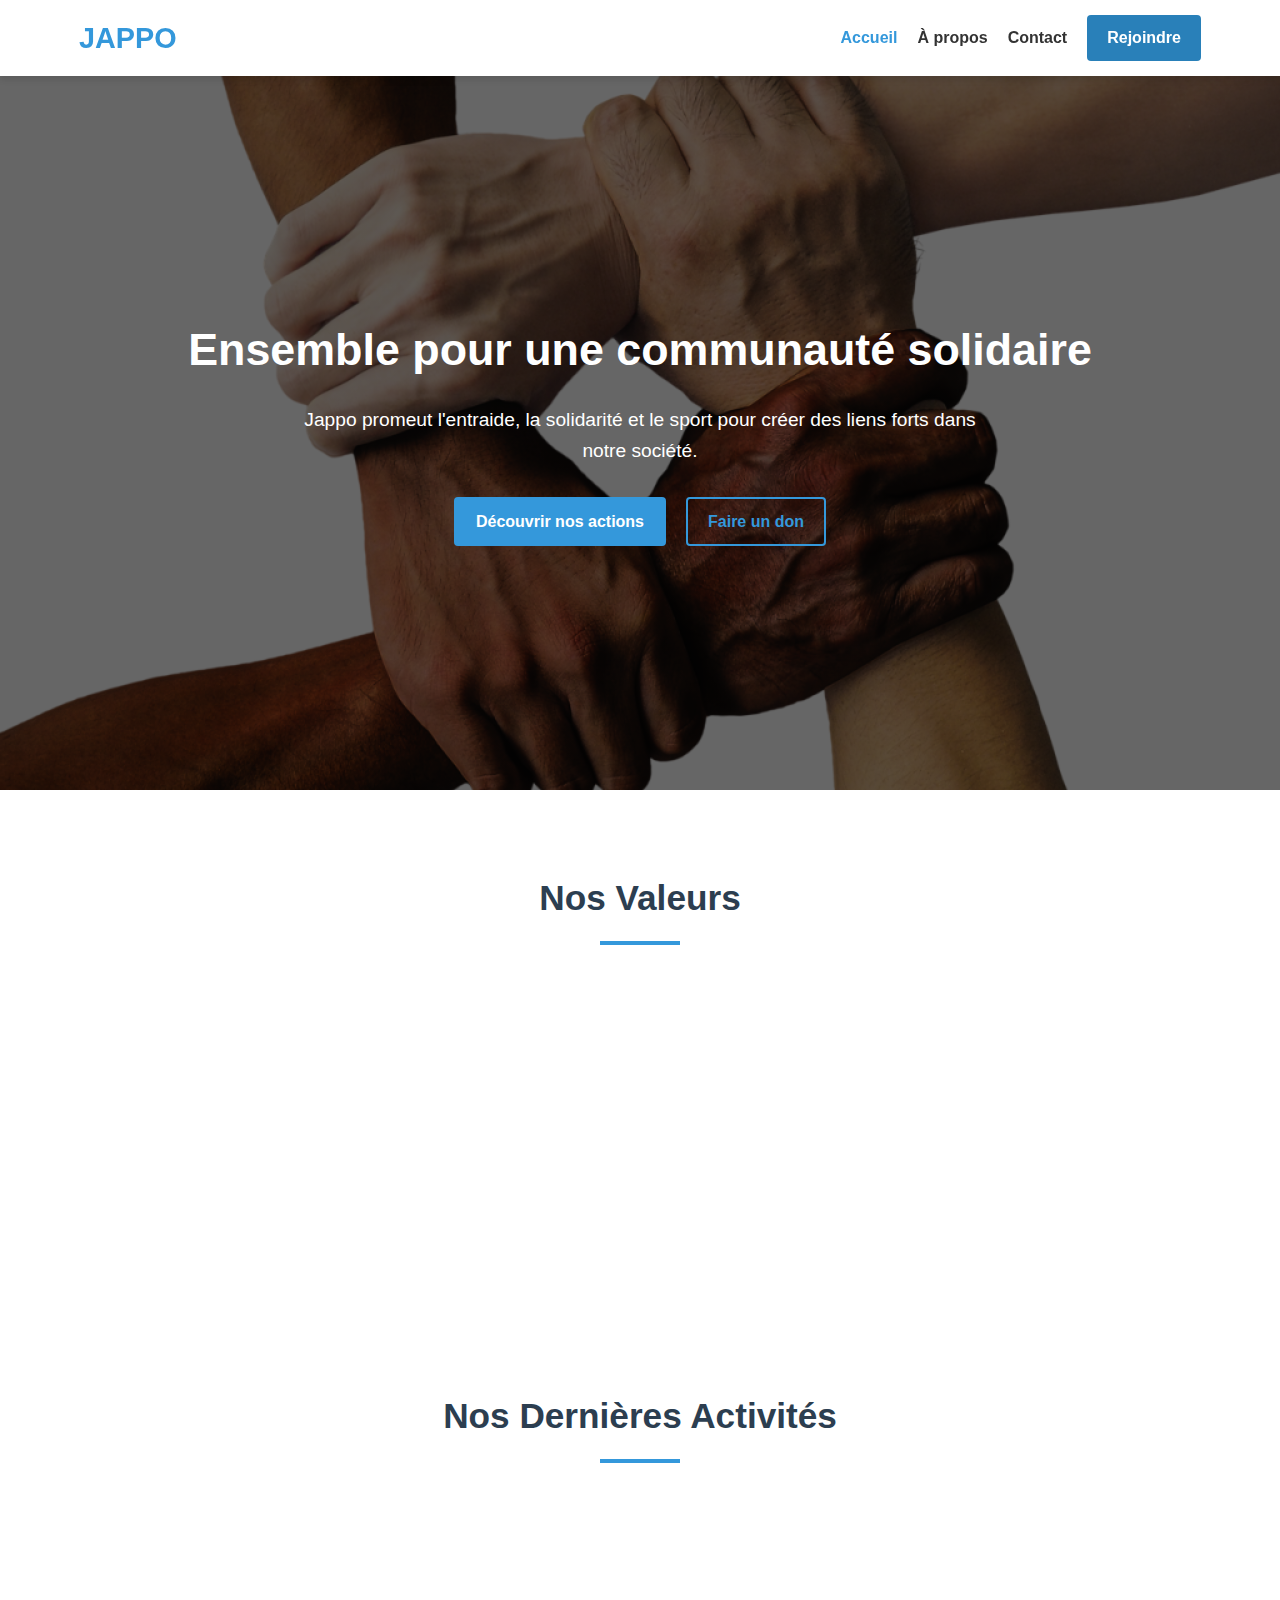
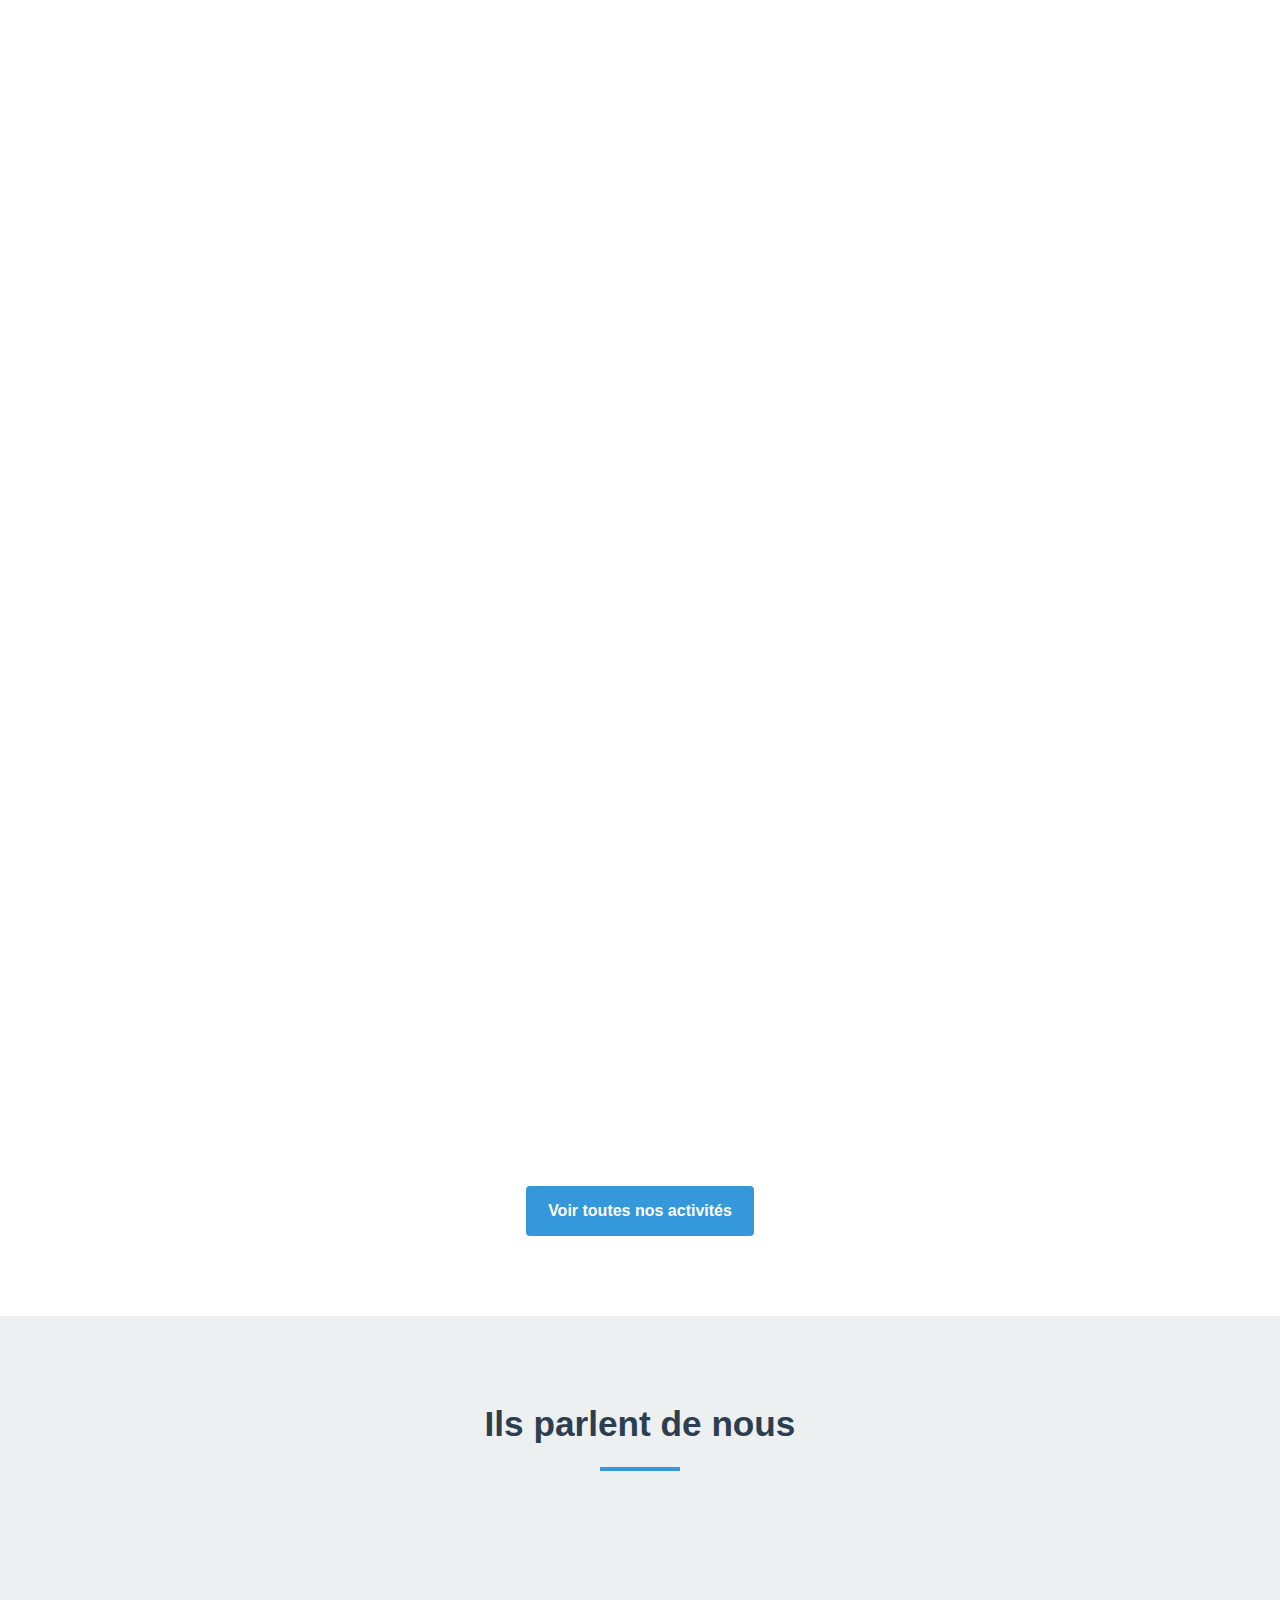
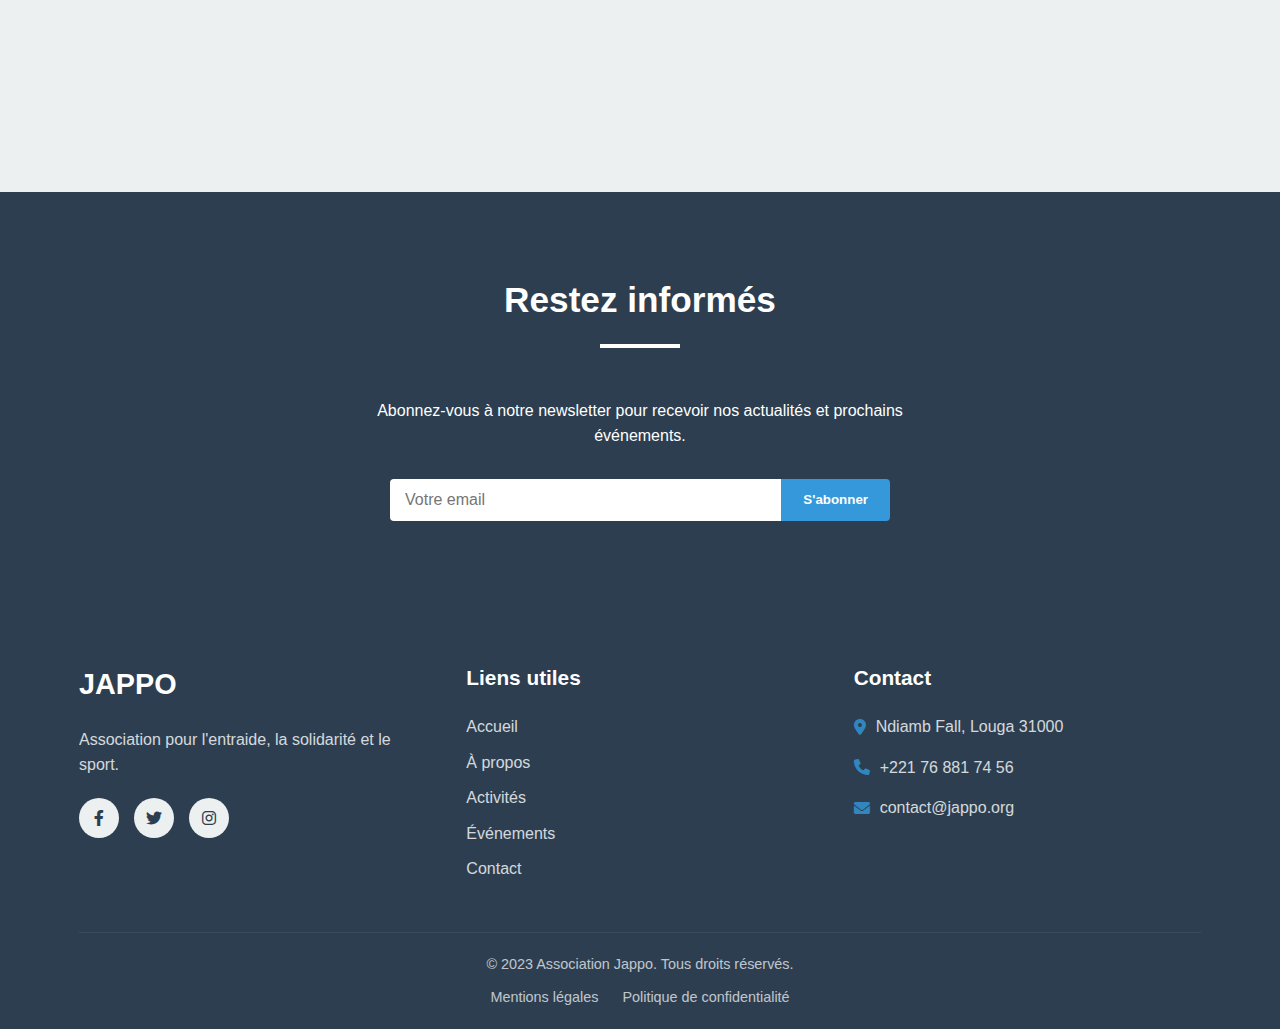
<file: index.html>
<!DOCTYPE html>
<html lang="fr">
<head>
    <meta charset="UTF-8">
    <meta name="viewport" content="width=device-width, initial-scale=1.0">
    <title>Jappo - Entraide, Solidarité et Sport</title>
    <link rel="stylesheet" href="css/style.css">
    <link rel="stylesheet" href="https://cdnjs.cloudflare.com/ajax/libs/font-awesome/6.0.0-beta3/css/all.min.css">
</head>
<body>
    <!-- Barre de navigation -->
    <nav class="navbar">
        <div class="container">
            <a href="index.html" class="logo">JAPPO</a>
            <div class="navbar-links">
                <a href="index.html" class="active">Accueil</a>
                <a href="about.html">À propos</a>
                <a href="contact.html">Contact</a>
                <a href="#" class="btn-join">Rejoindre</a>
            </div>
            <div class="menu-toggle">
                <i class="fas fa-bars"></i>
            </div>
        </div>
    </nav>

    <!-- Hero Section -->
    <header class="hero">
        <div class="container">
            <h1>Ensemble pour une communauté solidaire</h1>
            <p>Jappo promeut l'entraide, la solidarité et le sport pour créer des liens forts dans notre société.</p>
            <div class="hero-buttons">
                <a href="#" class="btn-primary">Découvrir nos actions</a>
                <a href="#" class="btn-secondary">Faire un don</a>
            </div>
        </div>
    </header>

    <!-- Valeurs de l'association -->
    <section class="values">
        <div class="container">
            <h2>Nos Valeurs</h2>
            <div class="values-grid">
                <div class="value-card">
                    <i class="fas fa-hands-helping"></i>
                    <h3>Entraide</h3>
                    <p>Nous croyons en la force du collectif et de l'entraide mutuelle.</p>
                </div>
                <div class="value-card">
                    <i class="fas fa-heart"></i>
                    <h3>Solidarité</h3>
                    <p>Agir ensemble pour le bien-être de tous les membres de notre communauté.</p>
                </div>
                <div class="value-card">
                    <i class="fas fa-running"></i>
                    <h3>Sport</h3>
                    <p>Le sport comme vecteur de lien social et de bien-être personnel.</p>
                </div>
            </div>
        </div>
    </section>

    <!-- Dernières activités -->
    <section class="last-activities">
        <div class="container">
            <h2>Nos Dernières Activités</h2>
            <div class="activities-grid">
                <div class="activity-card">
                    <img src="images/act1.jpeg" alt="Tournoi de football">
                    <div class="activity-content">
                        <h3>Tournoi de football solidaire</h3>
                        <p>Un tournoi ouvert à tous pour promouvoir le vivre-ensemble.</p>
                        <a href="#" class="btn-small">Voir plus</a>
                    </div>
                </div>
                <div class="activity-card">
                    <img src="images/act7.jpeg" alt="Tournoi de football">
                    <div class="activity-content">
                        <h3>Tournoi de football solidaire</h3>
                        <p>Un tournoi ouvert à tous pour promouvoir le vivre-ensemble.</p>
                        <a href="#" class="btn-small">Voir plus</a>
                    </div>
                </div>
                <div class="activity-card">
                    <img src="images/act4.jpeg" alt="Tournoi de football">
                    <div class="activity-content">
                        <h3>Tournoi de football solidaire</h3>
                        <p>Un tournoi ouvert à tous pour promouvoir le vivre-ensemble.</p>
                        <a href="#" class="btn-small">Voir plus</a>
                    </div>
                </div>
                <div class="activity-card">
                    <video controls autoplay muted loop width="100%" alt="Collecte alimentaire">
  <source src="images/act2.mp4" type="video/mp4">
  Votre navigateur ne supporte pas la vidéo HTML5.
</video>
                    <div class="activity-content">
                        <h3>Atelier sport </h3>
                        <p>Découverte d'activités physiques adaptées à toutes les personnes.</p>
                        <a href="#" class="btn-small">Voir plus</a>
                    </div>
                </div>
            </div>
            <div class="center-button">
                <a href="activities.html" class="btn-primary">Voir toutes nos activités</a>
            </div>
        </div>
    </section>

    <!-- Témoignages -->
    <section class="testimonials">
        <div class="container">
            <h2>Ils parlent de nous</h2>
            <div class="testimonials-grid">
                <div class="testimonial-card">
                    <div class="testimonial-content">
                        <p>"Grâce à Jappo, j'ai retrouvé confiance en moi et rencontré des personnes formidables."</p>
                    </div>
                    <div class="testimonial-author">
                        <img src="images/tapha.jpeg" alt="Marie D.">
                        <p>Tapha Seye<br>Participant</p>
                    </div>
                </div>
                <div class="testimonial-card">
                    <div class="testimonial-content">
                        <p>"Les activités sportives m'ont aidé à sortir de mon isolement. Merci Jappo !"</p>
                    </div>
                    <div class="testimonial-author">
                        <img src="images/mbacke.jpeg" alt="Thomas L.">
                        <p>Mbacke Fall<br>Participant</p>
                    </div>
                </div>
            </div>
        </div>
    </section>

    <!-- Newsletter -->
    <section class="newsletter">
        <div class="container">
            <div class="newsletter-content">
                <h2>Restez informés</h2>
                <p>Abonnez-vous à notre newsletter pour recevoir nos actualités et prochains événements.</p>
                <form class="newsletter-form">
                    <input type="email" placeholder="Votre email" required>
                    <button type="submit" class="btn-primary">S'abonner</button>
                </form>
            </div>
        </div>
    </section>

    <!-- Pied de page -->
    <footer class="footer">
        <div class="container">
            <div class="footer-grid">
                <div class="footer-about">
                    <h3>JAPPO</h3>
                    <p>Association pour l'entraide, la solidarité et le sport.</p>
                    <div class="social-icons">
                        <a href="#"><i class="fab fa-facebook-f"></i></a>
                        <a href="#"><i class="fab fa-twitter"></i></a>
                        <a href="#"><i class="fab fa-instagram"></i></a>
                    </div>
                </div>
                <div class="footer-links">
                    <h3>Liens utiles</h3>
                    <ul>
                        <li><a href="index.html">Accueil</a></li>
                        <li><a href="about.html">À propos</a></li>
                        <li><a href="activities.html">Activités</a></li>
                        <li><a href="events.html">Événements</a></li>
                        <li><a href="contact.html">Contact</a></li>
                    </ul>
                </div>
                <div class="footer-contact">
                    <h3>Contact</h3>
                    <p><i class="fas fa-map-marker-alt"></i>Ndiamb Fall, Louga 31000</p>
                    <p><i class="fas fa-phone"></i> +221 76 881 74 56</p>
                    <p><i class="fas fa-envelope"></i> contact@jappo.org</p>
                </div>
            </div>
            <div class="footer-bottom">
                <p>&copy; 2023 Association Jappo. Tous droits réservés.</p>
                <div class="legal-links">
                    <a href="#">Mentions légales</a>
                    <a href="#">Politique de confidentialité</a>
                </div>
            </div>
        </div>
    </footer>

    <script src="js/script.js"></script>
</body>
</html>
</file>
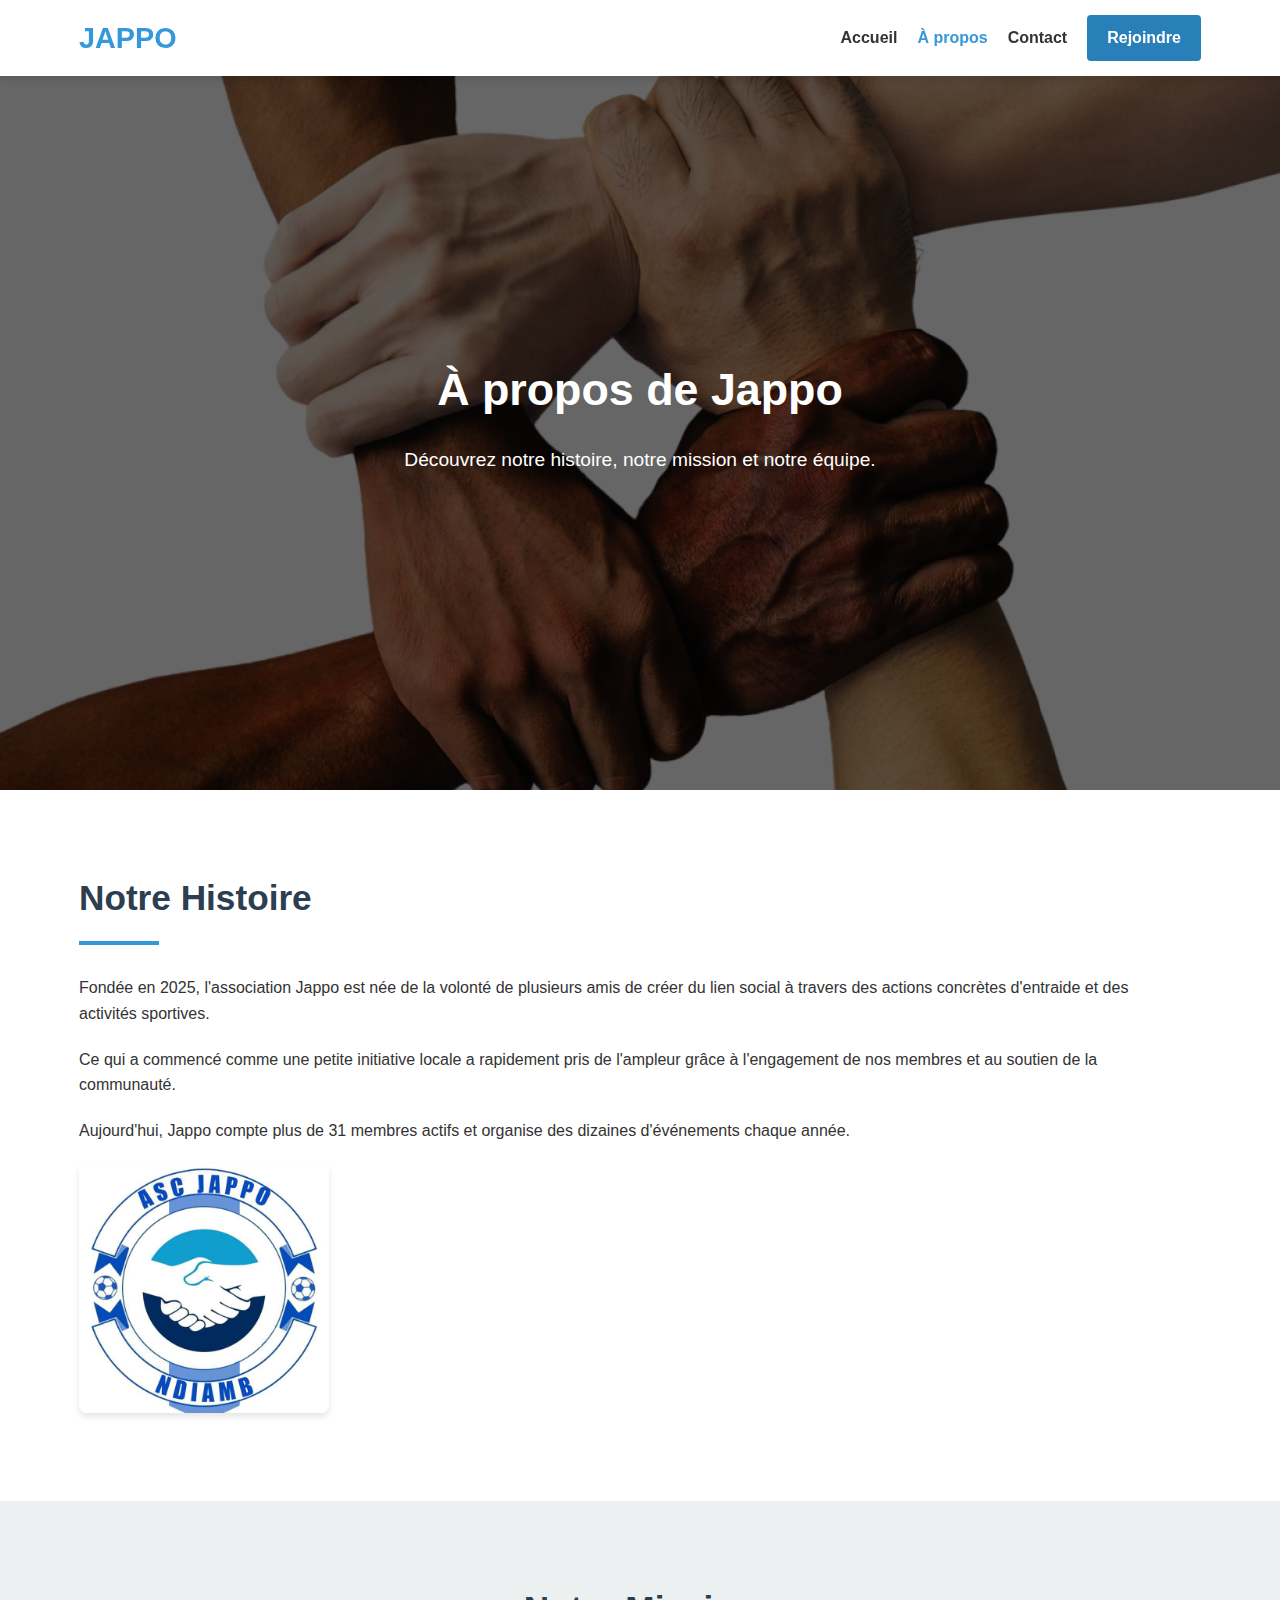
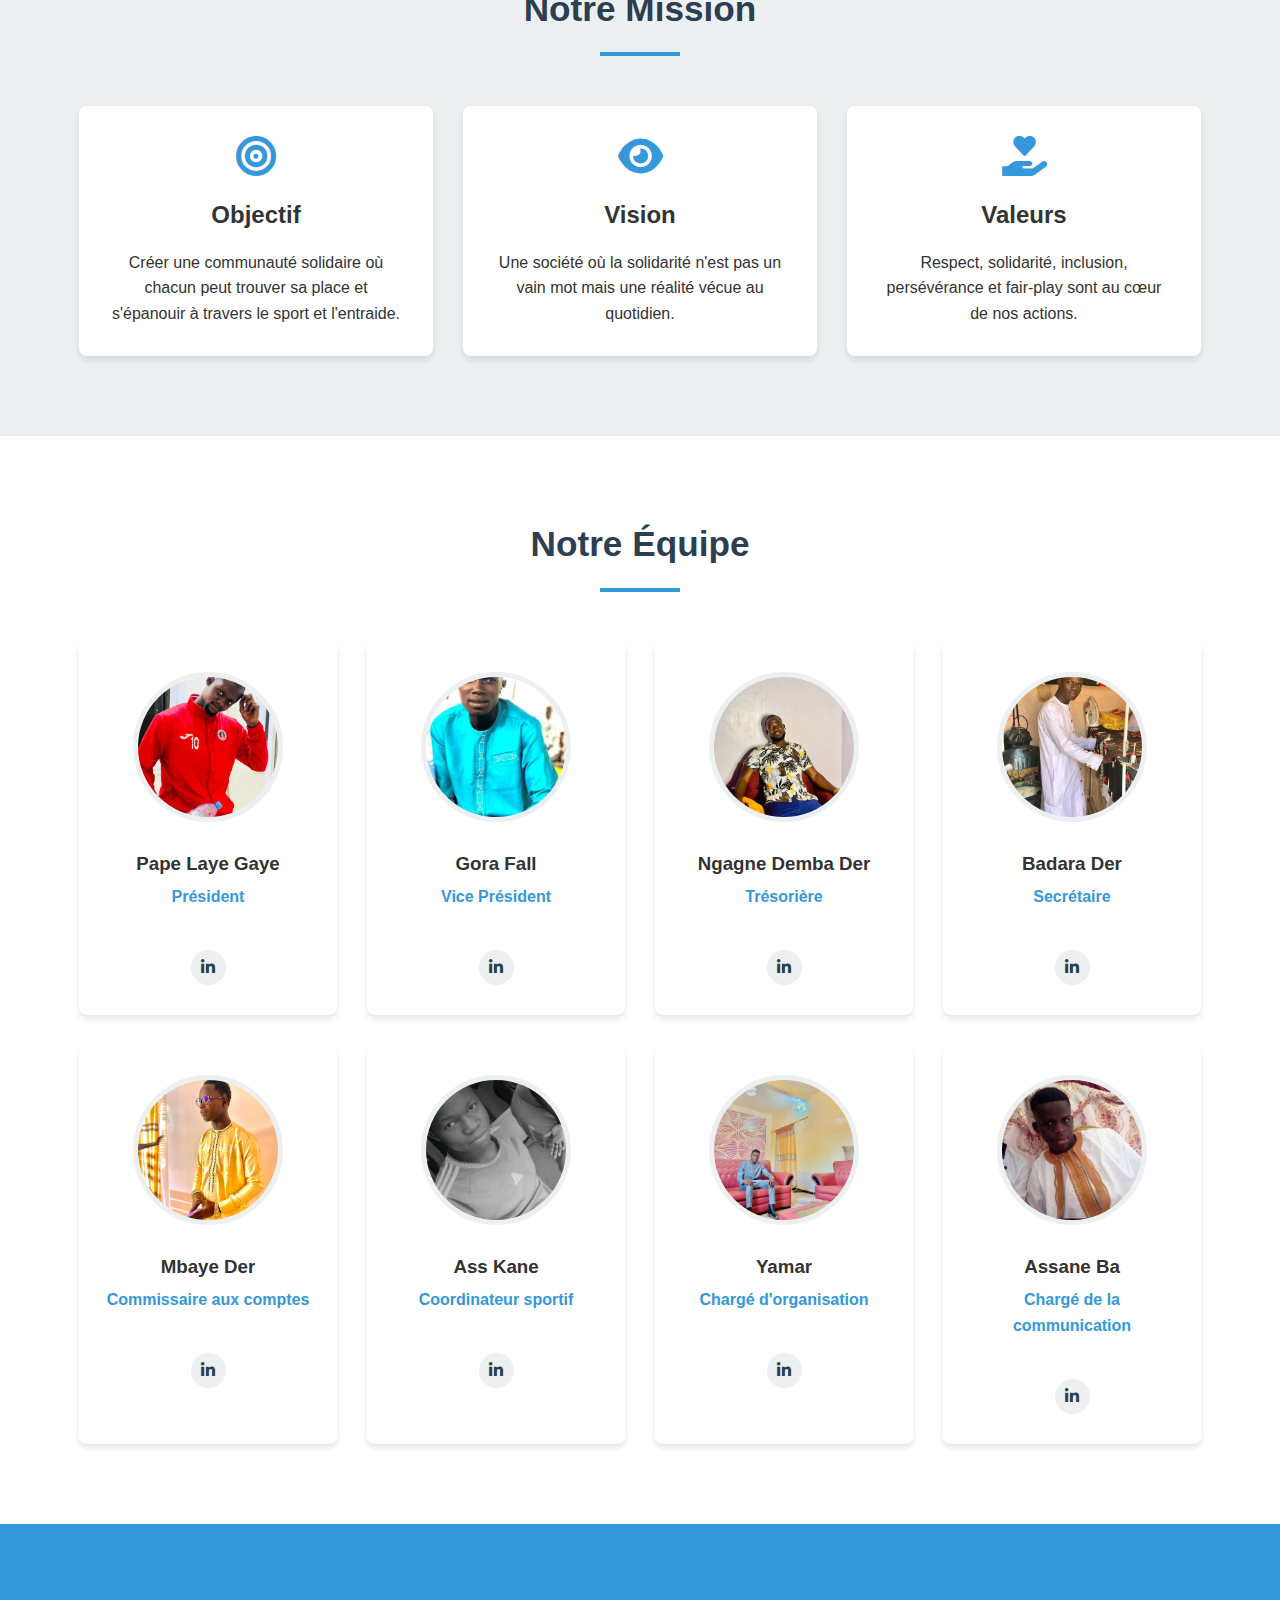
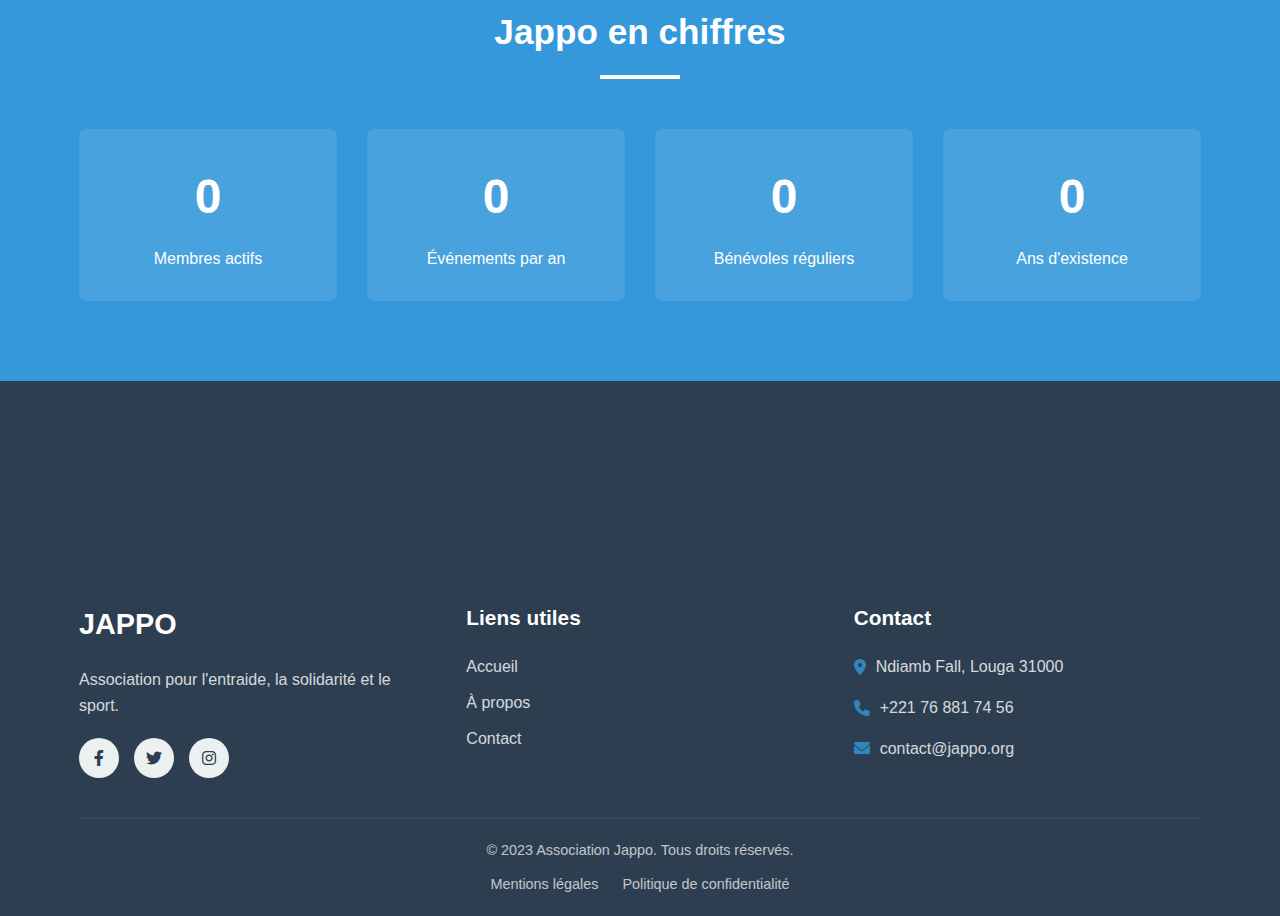
<file: about.html>
<!DOCTYPE html>
<html lang="fr">
<head>
    <meta charset="UTF-8">
    <meta name="viewport" content="width=device-width, initial-scale=1.0">
    <title>À propos - Jappo</title>
    <link rel="stylesheet" href="css/style.css">
    <link rel="stylesheet" href="https://cdnjs.cloudflare.com/ajax/libs/font-awesome/6.0.0-beta3/css/all.min.css">
</head>
<body>
    <!-- Barre de navigation (identique à index.html) -->
    <!-- Barre de navigation -->
    <nav class="navbar">
        <div class="container">
            <a href="index.html" class="logo">JAPPO</a>
            <div class="navbar-links">
                <a href="index.html">Accueil</a>
                <a href="about.html" class="active">À propos</a>
                <a href="contact.html">Contact</a>
                <a href="#" class="btn-join">Rejoindre</a>
            </div>
            <div class="menu-toggle">
                <i class="fas fa-bars"></i>
            </div>
        </div>
    </nav>

    <!-- Hero Section -->
    <header class="hero hero-about">
        <div class="container">
            <h1>À propos de Jappo</h1>
            <p>Découvrez notre histoire, notre mission et notre équipe.</p>
        </div>
    </header>

    <!-- Notre histoire -->
    <section class="our-story">
        <div class="container">
            <div class="story-content">
                <h2>Notre Histoire</h2>
                <p>Fondée en 2025, l'association Jappo est née de la volonté de plusieurs amis de créer du lien social à travers des actions concrètes d'entraide et des activités sportives.</p>
                <p>Ce qui a commencé comme une petite initiative locale a rapidement pris de l'ampleur grâce à l'engagement de nos membres et au soutien de la communauté.</p>
                <p>Aujourd'hui, Jappo compte plus de 31 membres actifs et organise des dizaines d'événements chaque année.</p>
            </div>
            <div class="story-image">
                <img src="images/logo.jpeg" width="250px" alt="Fondation de Jappo">
            </div>
        </div>
    </section>

    <!-- Notre mission -->
    <section class="our-mission">
        <div class="container">
            <h2>Notre Mission</h2>
            <div class="mission-grid">
                <div class="mission-card">
                    <i class="fas fa-bullseye"></i>
                    <h3>Objectif</h3>
                    <p>Créer une communauté solidaire où chacun peut trouver sa place et s'épanouir à travers le sport et l'entraide.</p>
                </div>
                <div class="mission-card">
                    <i class="fas fa-eye"></i>
                    <h3>Vision</h3>
                    <p>Une société où la solidarité n'est pas un vain mot mais une réalité vécue au quotidien.</p>
                </div>
                <div class="mission-card">
                    <i class="fas fa-hand-holding-heart"></i>
                    <h3>Valeurs</h3>
                    <p>Respect, solidarité, inclusion, persévérance et fair-play sont au cœur de nos actions.</p>
                </div>
            </div>
        </div>
    </section>

    <!-- Notre équipe -->
    <section class="our-team">
        <div class="container">
            <h2>Notre Équipe</h2>
            <div class="team-grid">
                <div class="team-member">
                    <img src="images/pape.jpeg" alt="Président">
                    <h3>Pape Laye Gaye</h3>
                    <p>Président</p>
                    <div class="social-links">
                        <a href="#"><i class="fab fa-linkedin-in"></i></a>
                    </div>
                </div>
                <div class="team-member">
                    <img src="images/gora.jpeg" alt="Président">
                    <h3>Gora Fall</h3>
                    <p>Vice Président</p>
                    <div class="social-links">
                        <a href="#"><i class="fab fa-linkedin-in"></i></a>
                    </div>
                </div>
                <div class="team-member">
                    <img src="images/ngagne.jpeg" alt="Trésorière">
                    <h3>Ngagne Demba Der</h3>
                    <p>Trésorière</p>
                    <div class="social-links">
                        <a href="#"><i class="fab fa-linkedin-in"></i></a>
                    </div>
                </div>
                <div class="team-member">
                    <img src="images/bada.jpeg" alt="Secrétaire">
                    <h3>Badara Der</h3>
                    <p>Secrétaire</p>
                    <div class="social-links">
                        <a href="#"><i class="fab fa-linkedin-in"></i></a>
                    </div>
                </div>
                <div class="team-member">
                    <img src="images/mabye.jpeg" alt="Secrétaire">
                    <h3>Mbaye Der</h3>
                    <p>Commissaire aux comptes</p>
                    <div class="social-links">
                        <a href="#"><i class="fab fa-linkedin-in"></i></a>
                    </div>
                </div>
                <div class="team-member">
                    <img src="images/kane.jpeg" alt="Coordinateur sportif">
                    <h3>Ass Kane</h3>
                    <p>Coordinateur sportif</p>
                    <div class="social-links">
                        <a href="#"><i class="fab fa-linkedin-in"></i></a>
                    </div>
                </div>
                <div class="team-member">
                    <img src="images/ass.jpeg" alt="Secrétaire">
                    <h3>Yamar</h3>
                    <p>Chargé d'organisation</p>
                    <div class="social-links">
                        <a href="#"><i class="fab fa-linkedin-in"></i></a>
                    </div>
                </div>
                <div class="team-member">
                    <img src="images/assne.jpeg" alt="Coordinateur sportif">
                    <h3>Assane Ba</h3>
                    <p>Chargé de la communication</p>
                    <div class="social-links">
                        <a href="#"><i class="fab fa-linkedin-in"></i></a>
                    </div>
                </div>
            </div>
        </div>
    </section>

    <!-- Chiffres clés -->
    <section class="key-numbers">
        <div class="container">
            <h2>Jappo en chiffres</h2>
            <div class="numbers-grid">
                <div class="number-card">
                    <span class="counter" data-target="31">0</span>
                    <p>Membres actifs</p>
                </div>
                <div class="number-card">
                    <span class="counter" data-target="10">0</span>
                    <p>Événements par an</p>
                </div>
                <div class="number-card">
                    <span class="counter" data-target="8">0</span>
                    <p>Bénévoles réguliers</p>
                </div>
                <div class="number-card">
                    <span class="counter" data-target="1">0</span>
                    <p>Ans d'existence</p>
                </div>
            </div>
        </div>
    </section>

    <!-- Newsletter (identique à index.html) -->
    <section class="newsletter">
        <!-- Copier la même newsletter que index.html -->
    </section>

    <!-- Pied de page (identique à index.html) -->
    <footer class="footer">
        <div class="container">
            <div class="footer-grid">
                <div class="footer-about">
                    <h3>JAPPO</h3>
                    <p>Association pour l'entraide, la solidarité et le sport.</p>
                    <div class="social-icons">
                        <a href="#"><i class="fab fa-facebook-f"></i></a>
                        <a href="#"><i class="fab fa-twitter"></i></a>
                        <a href="#"><i class="fab fa-instagram"></i></a>
                    </div>
                </div>
                <div class="footer-links">
                    <h3>Liens utiles</h3>
                    <ul>
                        <li><a href="index.html">Accueil</a></li>
                        <li><a href="about.html">À propos</a></li>
                        <li><a href="contact.html">Contact</a></li>
                    </ul>
                </div>
                <div class="footer-contact">
                    <h3>Contact</h3>
                    <p><i class="fas fa-map-marker-alt"></i>Ndiamb Fall, Louga 31000</p>
                    <p><i class="fas fa-phone"></i> +221 76 881 74 56</p>
                    <p><i class="fas fa-envelope"></i> contact@jappo.org</p>
                </div>
            </div>
            <div class="footer-bottom">
                <p>&copy; 2023 Association Jappo. Tous droits réservés.</p>
                <div class="legal-links">
                    <a href="#">Mentions légales</a>
                    <a href="#">Politique de confidentialité</a>
                </div>
            </div>
        </div>
    </footer>


    <script src="js/script.js"></script>
    <script>
        // Animation des compteurs
        function animateCounters() {
            const counters = document.querySelectorAll('.counter');
            const speed = 200;
            
            counters.forEach(counter => {
                const target = +counter.getAttribute('data-target');
                const count = +counter.innerText;
                const increment = target / speed;
                
                if (count < target) {
                    counter.innerText = Math.ceil(count + increment);
                    setTimeout(animateCounters, 1);
                } else {
                    counter.innerText = target;
                }
            });
        }
        
        // Démarrer l'animation quand la section est visible
        window.addEventListener('scroll', function() {
            const keyNumbers = document.querySelector('.key-numbers');
            if (isElementInViewport(keyNumbers)) {
                animateCounters();
                // Ne pas répéter l'animation
                window.removeEventListener('scroll', arguments.callee);
            }
        });
        
        function isElementInViewport(el) {
            const rect = el.getBoundingClientRect();
            return (
                rect.top <= (window.innerHeight || document.documentElement.clientHeight) &&
                rect.bottom >= 0
            );
        }
    </script>
</body>
</html>
</file>
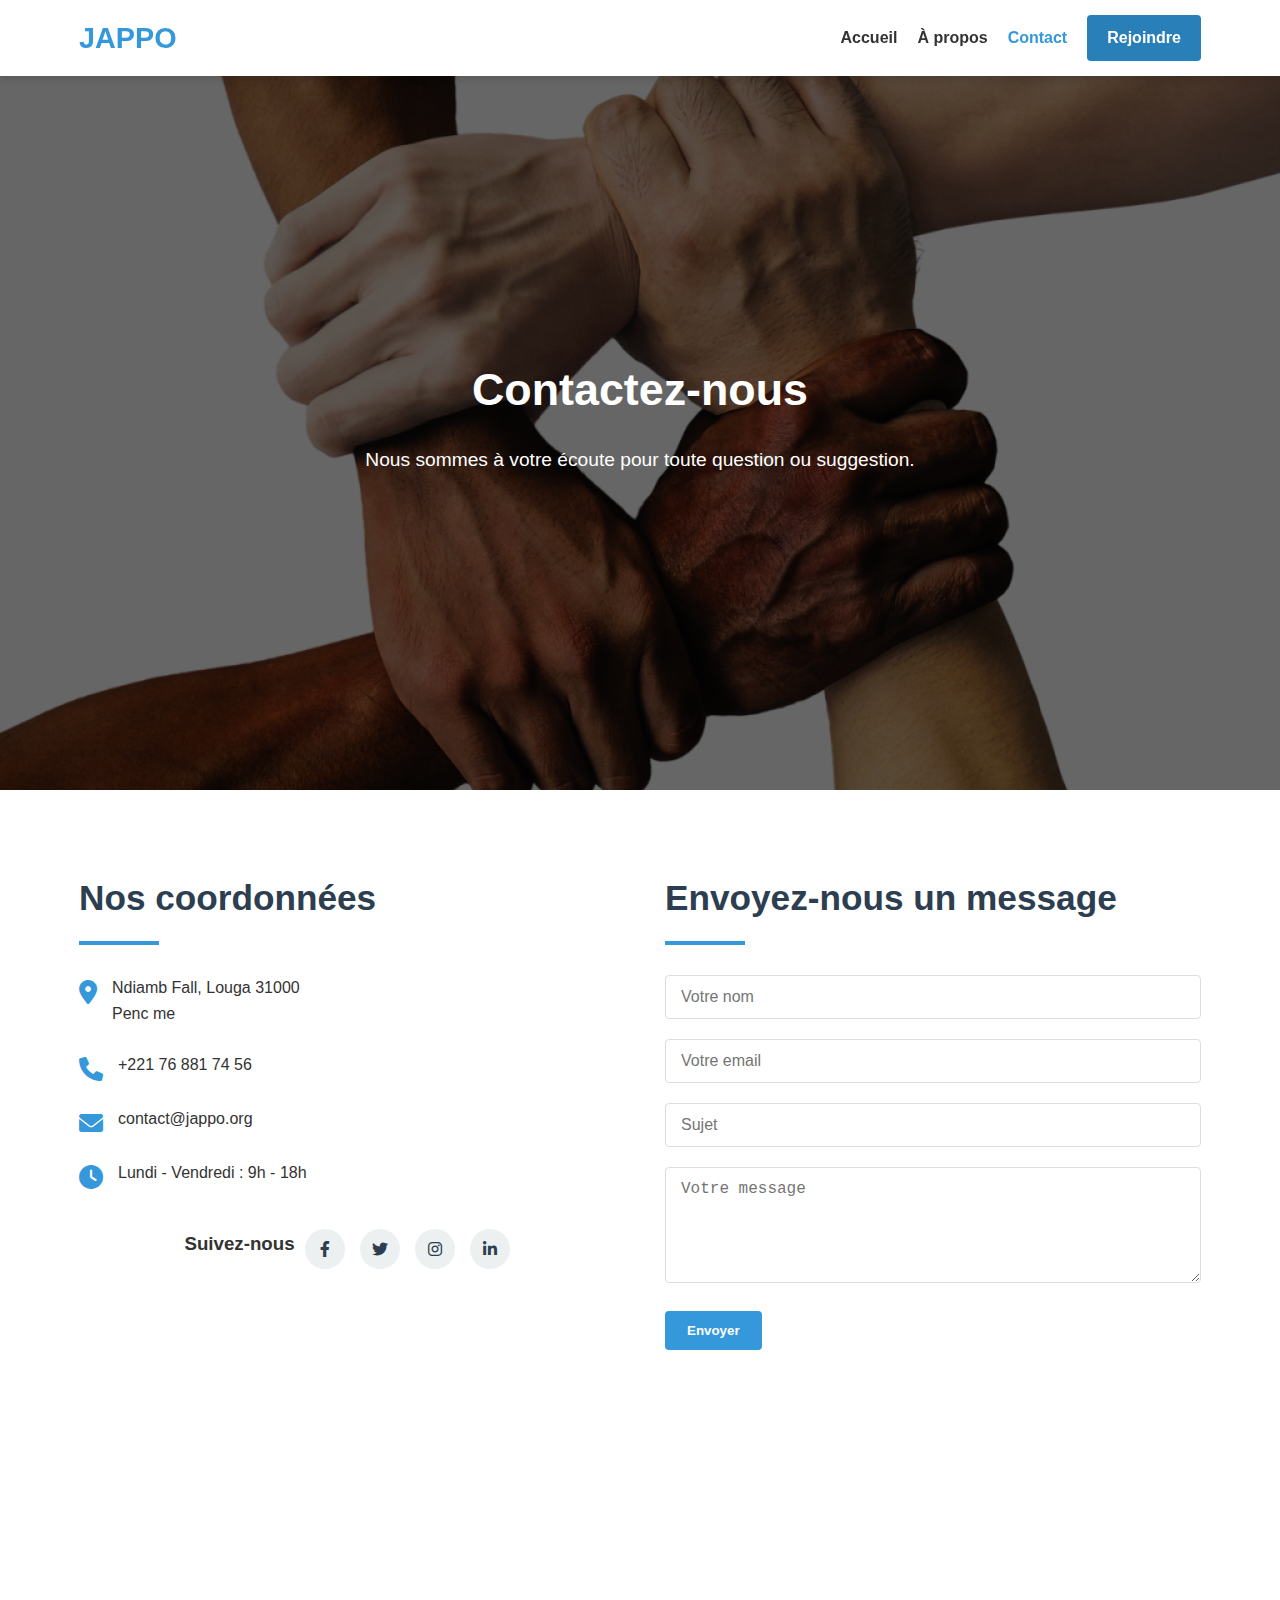
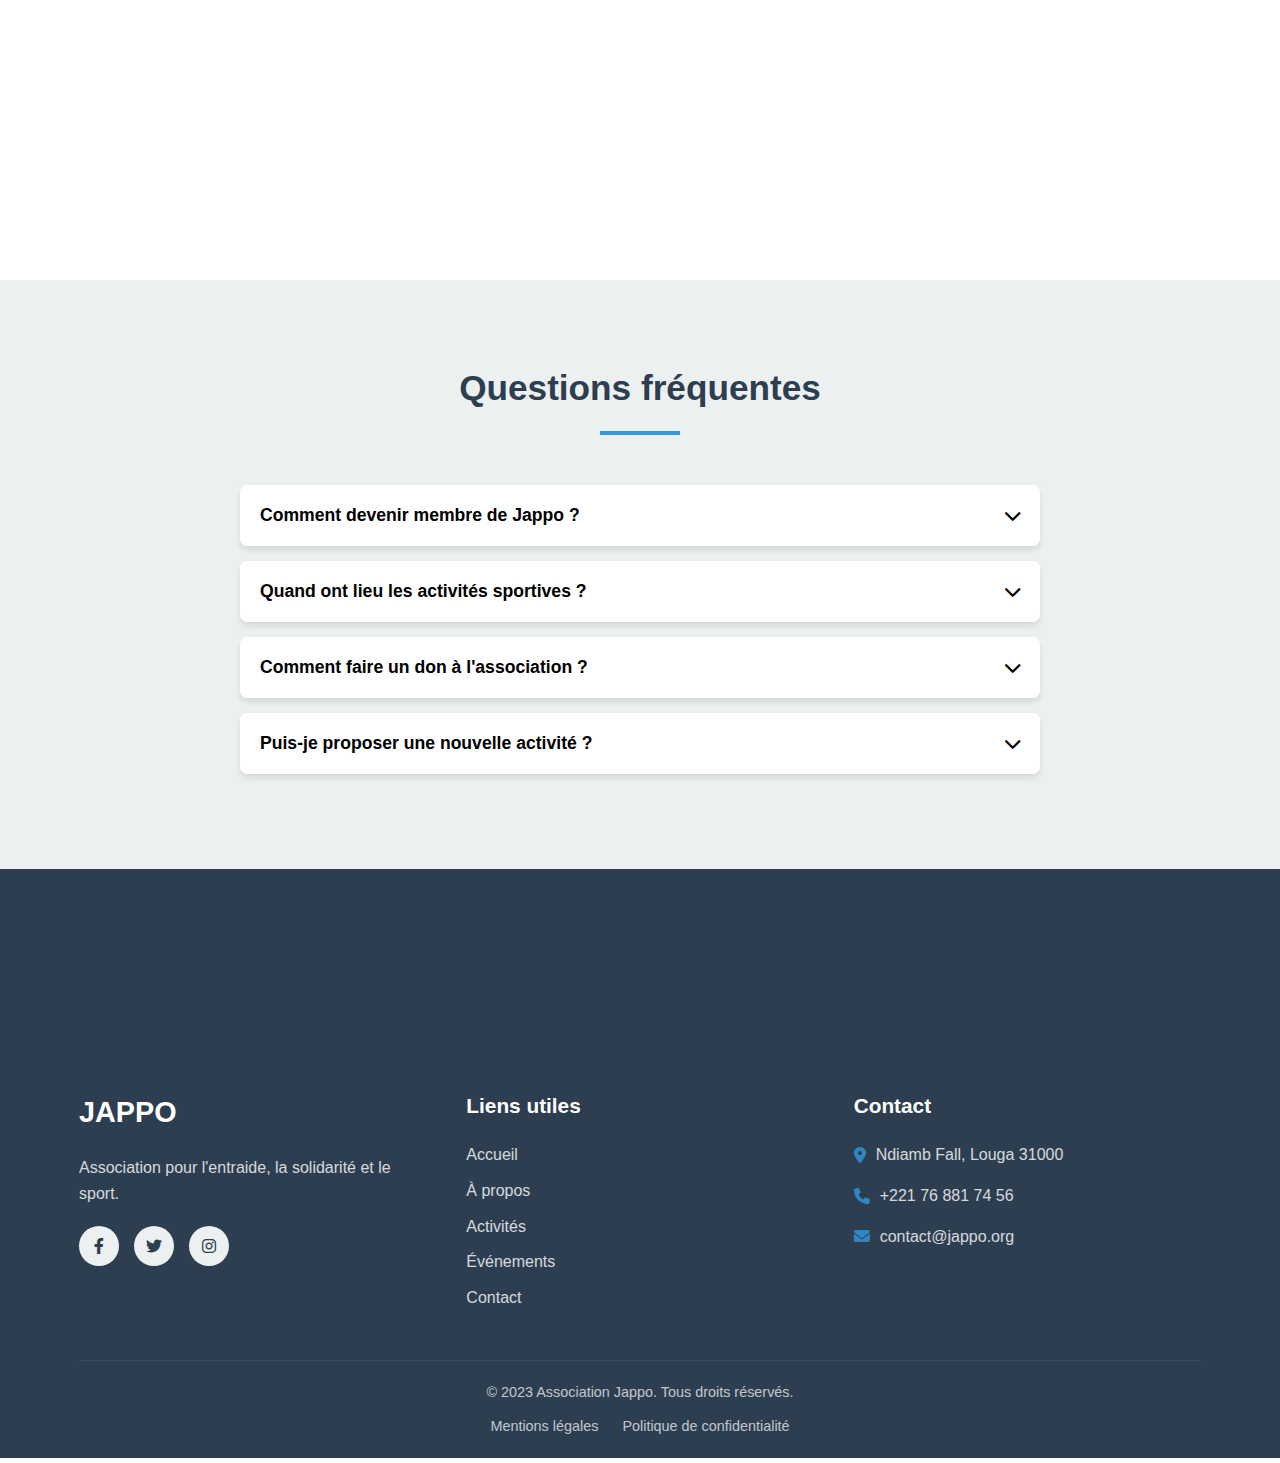
<file: contact.html>
<!DOCTYPE html>
<html lang="fr">
<head>
    <meta charset="UTF-8">
    <meta name="viewport" content="width=device-width, initial-scale=1.0">
    <title>Contact - Jappo</title>
    <link rel="stylesheet" href="css/style.css">
    <link rel="stylesheet" href="https://cdnjs.cloudflare.com/ajax/libs/font-awesome/6.0.0-beta3/css/all.min.css">
</head>
<body>
    <!-- Barre de navigation (identique à index.html) -->
   <!-- Barre de navigation -->
    <nav class="navbar">
        <div class="container">
            <a href="index.html" class="logo">JAPPO</a>
            <div class="navbar-links">
                <a href="index.html">Accueil</a>
                <a href="about.html" >À propos</a>
                <a href="contact.html"class="active">Contact</a>
                <a href="#" class="btn-join">Rejoindre</a>
            </div>
            <div class="menu-toggle">
                <i class="fas fa-bars"></i>
            </div>
        </div>
    </nav>


    <!-- Hero Section -->
    <header class="hero hero-contact">
        <div class="container">
            <h1>Contactez-nous</h1>
            <p>Nous sommes à votre écoute pour toute question ou suggestion.</p>
        </div>
    </header>

    <!-- Contact -->
    <section class="contact-section">
        <div class="container">
            <div class="contact-grid">
                <div class="contact-info">
                    <h2>Nos coordonnées</h2>
                    <div class="info-item">
                        <i class="fas fa-map-marker-alt"></i>
                        <p>Ndiamb Fall, Louga 31000<br>Penc me</p>
                    </div>
                    <div class="info-item">
                        <i class="fas fa-phone"></i>
                        <p>+221 76 881 74 56</p>
                    </div>
                    <div class="info-item">
                        <i class="fas fa-envelope"></i>
                        <p>contact@jappo.org</p>
                    </div>
                    <div class="info-item">
                        <i class="fas fa-clock"></i>
                        <p>Lundi - Vendredi : 9h - 18h</p>
                    </div>
                    
                    <div class="social-links">
                        <h3>Suivez-nous</h3>
                        <div class="social-icons">
                            <a href="#"><i class="fab fa-facebook-f"></i></a>
                            <a href="#"><i class="fab fa-twitter"></i></a>
                            <a href="#"><i class="fab fa-instagram"></i></a>
                            <a href="#"><i class="fab fa-linkedin-in"></i></a>
                        </div>
                    </div>
                </div>
                
                <div class="contact-form">
                    <h2>Envoyez-nous un message</h2>
                    <form id="contactForm">
                        <div class="form-group">
                            <input type="text" id="name" name="name" placeholder="Votre nom" required>
                        </div>
                        <div class="form-group">
                            <input type="email" id="email" name="email" placeholder="Votre email" required>
                        </div>
                        <div class="form-group">
                            <input type="text" id="subject" name="subject" placeholder="Sujet" required>
                        </div>
                        <div class="form-group">
                            <textarea id="message" name="message" placeholder="Votre message" rows="5" required></textarea>
                        </div>
                        <button type="submit" class="btn-primary">Envoyer</button>
                    </form>
                </div>
            </div>
        </div>
    </section>

    <!-- Carte -->
   <section class="map-section">
    <iframe src="https://www.google.com/maps/embed?pb=!1m18!1m12!1m3!1d3859.715835256635!2d-16.42581055!3d15.71136075!2m3!1f0!2f0!3f0!3m2!1i1024!2i768!4f13.1!3m3!1m2!1s0x0%3A0x0!2zMTXCsDQyJzQwLjkiTiAxNsKwMjUnMzIuOSJX!5e0!3m2!1sfr!2sfr!4v1623947463185!5m2!1sfr!2sfr" width="100%" height="450" style="border:0;" allowfullscreen="" loading="lazy"></iframe>
</section>

    <!-- FAQ -->
    <section class="faq-section">
        <div class="container">
            <h2>Questions fréquentes</h2>
            <div class="faq-grid">
                <div class="faq-item">
                    <button class="faq-question">Comment devenir membre de Jappo ?<i class="fas fa-chevron-down"></i></button>
                    <div class="faq-answer">
                        <p>Pour devenir membre, il suffit de remplir le formulaire d'adhésion disponible sur notre site et de participer à une de nos réunions d'information. L'adhésion annuelle est de 15€.</p>
                    </div>
                </div>
                <div class="faq-item">
                    <button class="faq-question">Quand ont lieu les activités sportives ?<i class="fas fa-chevron-down"></i></button>
                    <div class="faq-answer">
                        <p>Nos activités sportives ont lieu tout au long de la semaine. Consultez notre calendrier des activités pour connaître les horaires précis de chaque activité.</p>
                    </div>
                </div>
                <div class="faq-item">
                    <button class="faq-question">Comment faire un don à l'association ?<i class="fas fa-chevron-down"></i></button>
                    <div class="faq-answer">
                        <p>Vous pouvez faire un don directement sur notre site via notre plateforme sécurisée, ou par chèque à l'ordre de "Association Jappo" envoyé à notre siège social.</p>
                    </div>
                </div>
                <div class="faq-item">
                    <button class="faq-question">Puis-je proposer une nouvelle activité ?<i class="fas fa-chevron-down"></i></button>
                    <div class="faq-answer">
                        <p>Absolument ! Nous encourageons nos membres à proposer de nouvelles idées d'activités. Contactez-nous pour en discuter lors de nos réunions mensuelles.</p>
                    </div>
                </div>
            </div>
        </div>
    </section>

    <!-- Newsletter (identique à index.html) -->
    <section class="newsletter">
        <!-- Copier la même newsletter que index.html -->
    </section>

    <!-- Pied de page (identique à index.html) -->
    <footer class="footer">
        <div class="container">
            <div class="footer-grid">
                <div class="footer-about">
                    <h3>JAPPO</h3>
                    <p>Association pour l'entraide, la solidarité et le sport.</p>
                    <div class="social-icons">
                        <a href="#"><i class="fab fa-facebook-f"></i></a>
                        <a href="#"><i class="fab fa-twitter"></i></a>
                        <a href="#"><i class="fab fa-instagram"></i></a>
                    </div>
                </div>
                <div class="footer-links">
                    <h3>Liens utiles</h3>
                    <ul>
                        <li><a href="index.html">Accueil</a></li>
                        <li><a href="about.html">À propos</a></li>
                        <li><a href="activities.html">Activités</a></li>
                        <li><a href="events.html">Événements</a></li>
                        <li><a href="contact.html">Contact</a></li>
                    </ul>
                </div>
                <div class="footer-contact">
                    <h3>Contact</h3>
                    <p><i class="fas fa-map-marker-alt"></i>Ndiamb Fall, Louga 31000</p>
                    <p><i class="fas fa-phone"></i> +221 76 881 74 56</p>
                    <p><i class="fas fa-envelope"></i> contact@jappo.org</p>
                </div>
            </div>
            <div class="footer-bottom">
                <p>&copy; 2023 Association Jappo. Tous droits réservés.</p>
                <div class="legal-links">
                    <a href="#">Mentions légales</a>
                    <a href="#">Politique de confidentialité</a>
                </div>
            </div>
        </div>
    </footer>


    <script src="js/script.js"></script>
    <script>
        // FAQ accordéon
        document.addEventListener('DOMContentLoaded', function() {
            const faqQuestions = document.querySelectorAll('.faq-question');
            
            faqQuestions.forEach(question => {
                question.addEventListener('click', function() {
                    this.classList.toggle('active');
                    const answer = this.nextElementSibling;
                    const icon = this.querySelector('i');
                    
                    if (this.classList.contains('active')) {
                        answer.style.maxHeight = answer.scrollHeight + 'px';
                        icon.classList.remove('fa-chevron-down');
                        icon.classList.add('fa-chevron-up');
                    } else {
                        answer.style.maxHeight = '0';
                        icon.classList.remove('fa-chevron-up');
                        icon.classList.add('fa-chevron-down');
                    }
                });
            });
            
            // Validation du formulaire de contact
            const contactForm = document.getElementById('contactForm');
            if (contactForm) {
                contactForm.addEventListener('submit', function(e) {
                    e.preventDefault();
                    
                    // Récupérer les valeurs du formulaire
                    const name = document.getElementById('name').value;
                    const email = document.getElementById('email').value;
                    const subject = document.getElementById('subject').value;
                    const message = document.getElementById('message').value;
                    
                    // Ici, vous pourriez ajouter une requête AJAX pour envoyer le formulaire
                    alert(`Merci ${name} pour votre message ! Nous vous répondrons dès que possible.`);
                    contactForm.reset();
                });
            }
        });
    </script>
</body>
</html>
</file>
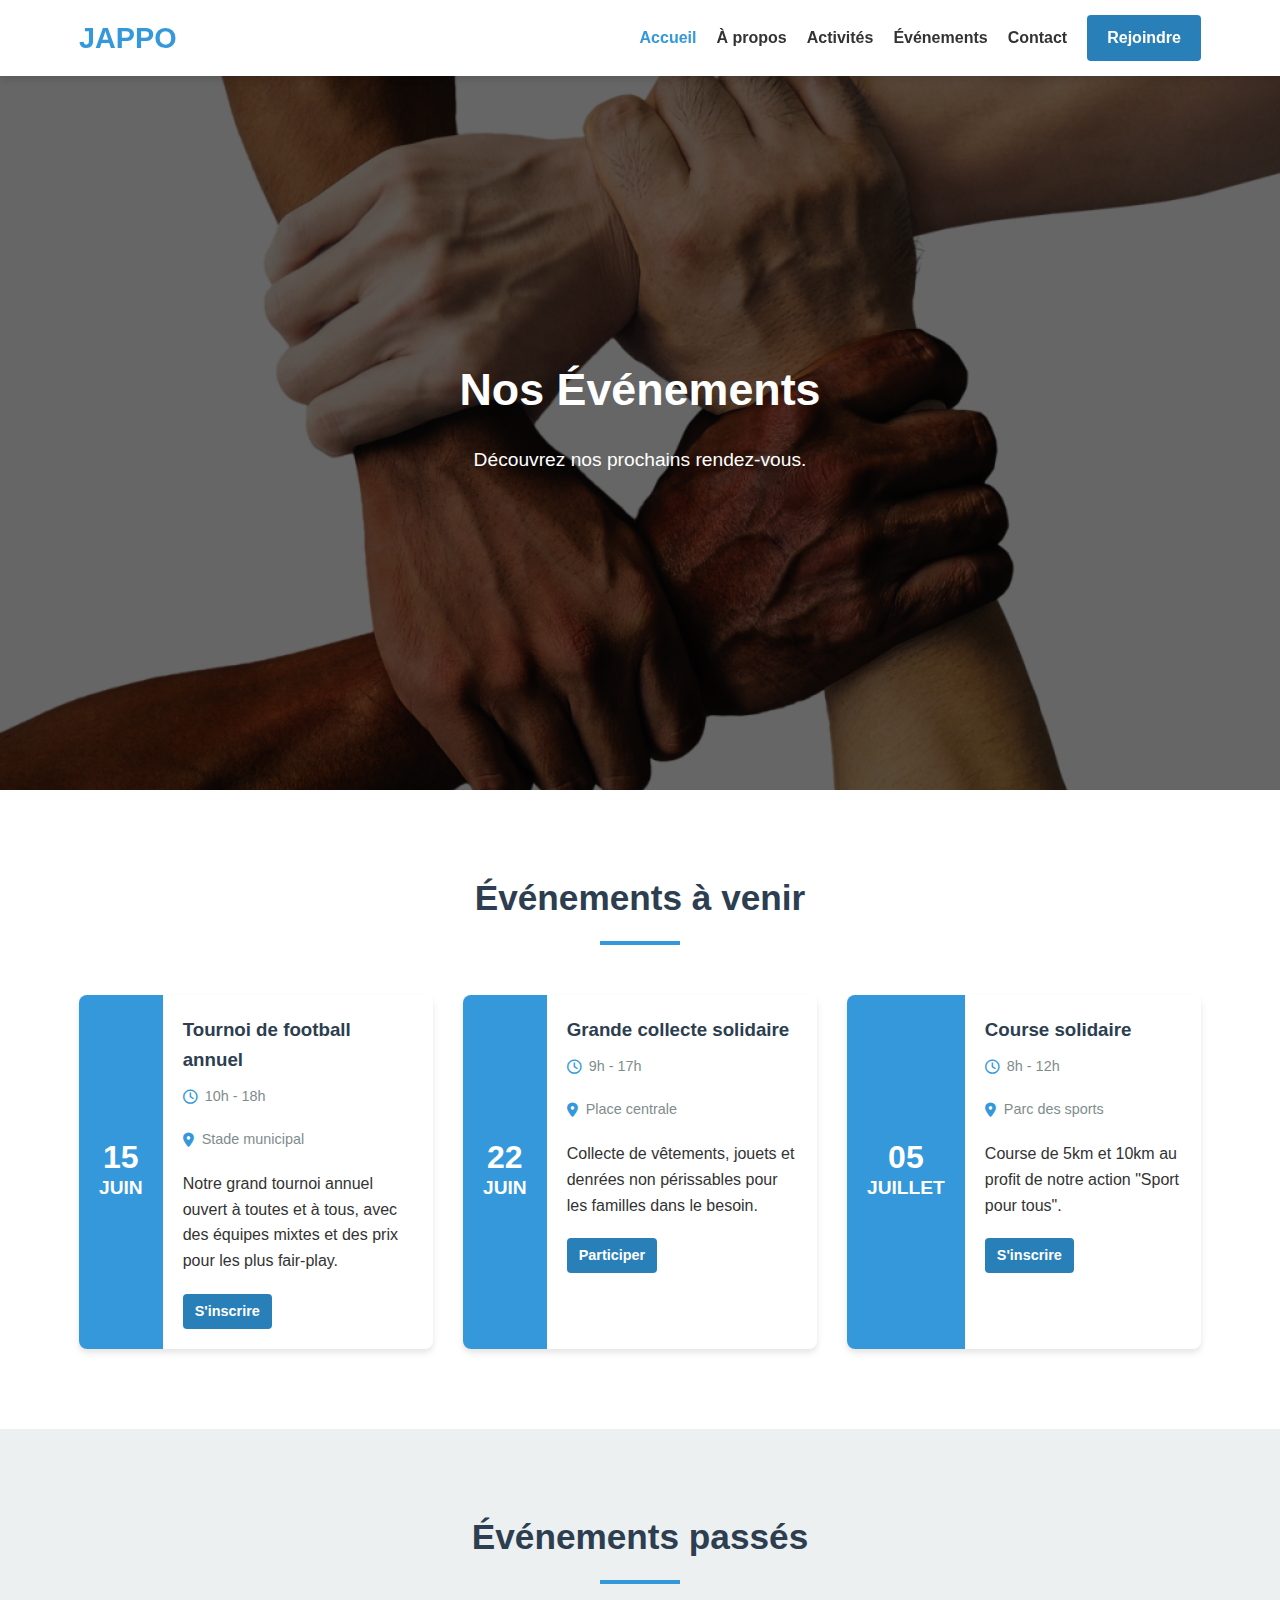
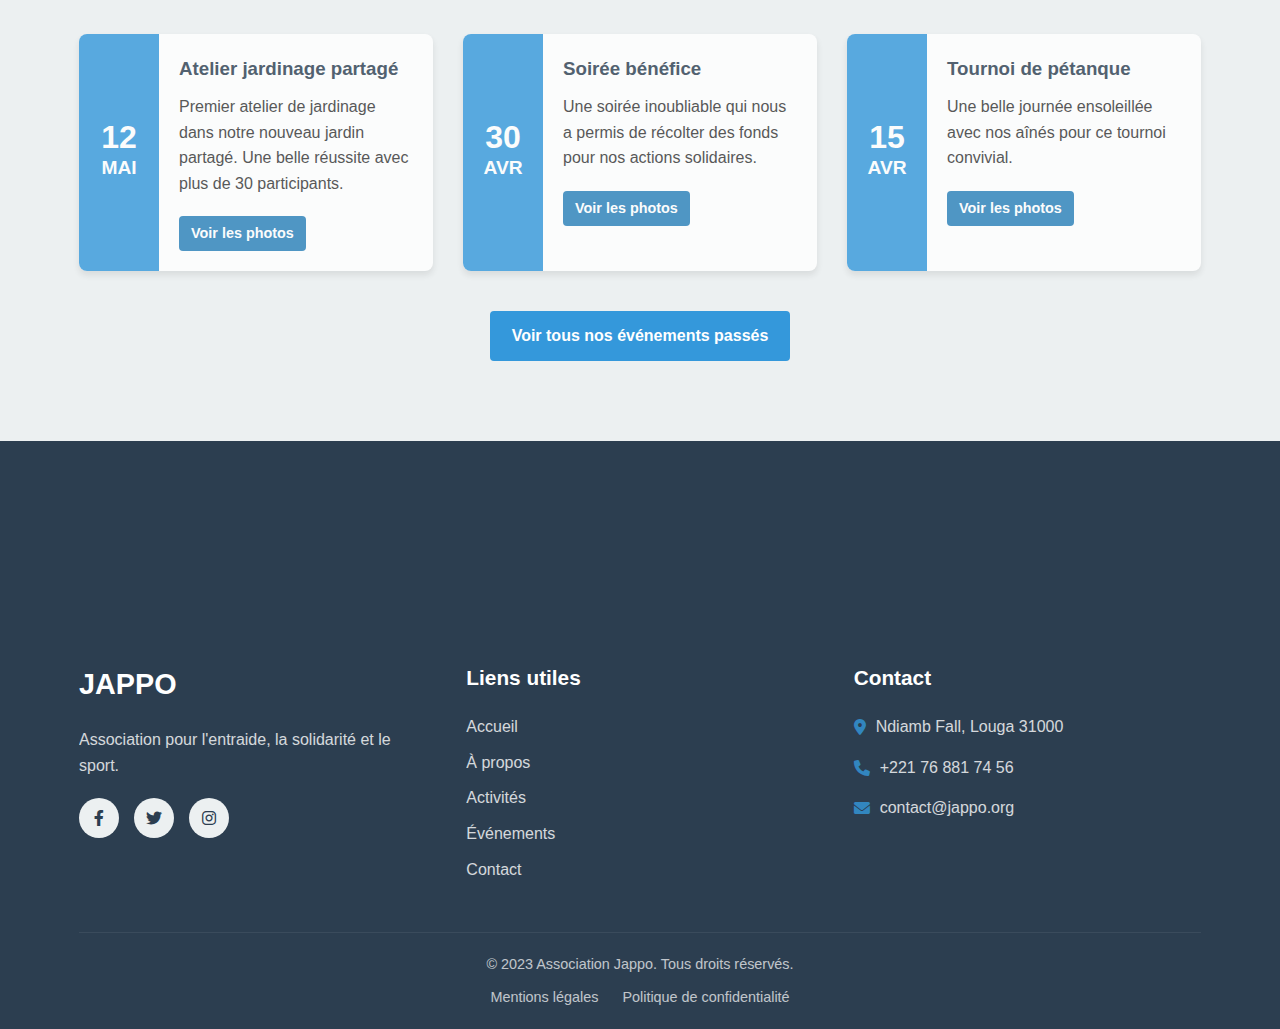
<file: events_pas.html>
<!DOCTYPE html>
<html lang="fr">
<head>
    <meta charset="UTF-8">
    <meta name="viewport" content="width=device-width, initial-scale=1.0">
    <title>Événements - Jappo</title>
    <link rel="stylesheet" href="css/style.css">
    <link rel="stylesheet" href="https://cdnjs.cloudflare.com/ajax/libs/font-awesome/6.0.0-beta3/css/all.min.css">
</head>
<body>
    <!-- Barre de navigation (identique à index.html) -->
    <!-- Barre de navigation -->
    <nav class="navbar">
        <div class="container">
            <a href="index.html" class="logo">JAPPO</a>
            <div class="navbar-links">
                <a href="index.html" class="active">Accueil</a>
                <a href="about.html">À propos</a>
                <a href="#">Activités</a>
                <a href="#">Événements</a>
                <a href="contact.html">Contact</a>
                <a href="#" class="btn-join">Rejoindre</a>
            </div>
            <div class="menu-toggle">
                <i class="fas fa-bars"></i>
            </div>
        </div>
    </nav>


    <!-- Hero Section -->
    <header class="hero hero-events">
        <div class="container">
            <h1>Nos Événements</h1>
            <p>Découvrez nos prochains rendez-vous.</p>
        </div>
    </header>

    <!-- Événements à venir -->
    <section class="upcoming-events">
        <div class="container">
            <h2>Événements à venir</h2>
            <div class="events-grid">
                <!-- Événement 1 -->
                <div class="event-card">
                    <div class="event-date">
                        <span class="day">15</span>
                        <span class="month">Juin</span>
                    </div>
                    <div class="event-content">
                        <h3>Tournoi de football annuel</h3>
                        <p class="event-time"><i class="far fa-clock"></i> 10h - 18h</p>
                        <p class="event-location"><i class="fas fa-map-marker-alt"></i> Stade municipal</p>
                        <p>Notre grand tournoi annuel ouvert à toutes et à tous, avec des équipes mixtes et des prix pour les plus fair-play.</p>
                        <a href="#" class="btn-small">S'inscrire</a>
                    </div>
                </div>
                
                <!-- Événement 2 -->
                <div class="event-card">
                    <div class="event-date">
                        <span class="day">22</span>
                        <span class="month">Juin</span>
                    </div>
                    <div class="event-content">
                        <h3>Grande collecte solidaire</h3>
                        <p class="event-time"><i class="far fa-clock"></i> 9h - 17h</p>
                        <p class="event-location"><i class="fas fa-map-marker-alt"></i> Place centrale</p>
                        <p>Collecte de vêtements, jouets et denrées non périssables pour les familles dans le besoin.</p>
                        <a href="#" class="btn-small">Participer</a>
                    </div>
                </div>
                
                <!-- Événement 3 -->
                <div class="event-card">
                    <div class="event-date">
                        <span class="day">05</span>
                        <span class="month">Juillet</span>
                    </div>
                    <div class="event-content">
                        <h3>Course solidaire</h3>
                        <p class="event-time"><i class="far fa-clock"></i> 8h - 12h</p>
                        <p class="event-location"><i class="fas fa-map-marker-alt"></i> Parc des sports</p>
                        <p>Course de 5km et 10km au profit de notre action "Sport pour tous".</p>
                        <a href="#" class="btn-small">S'inscrire</a>
                    </div>
                </div>
            </div>
        </div>
    </section>

    <!-- Événements passés -->
    <section class="past-events">
        <div class="container">
            <h2>Événements passés</h2>
            <div class="events-grid">
                <!-- Événement 1 -->
                <div class="event-card past">
                    <div class="event-date">
                        <span class="day">12</span>
                        <span class="month">Mai</span>
                    </div>
                    <div class="event-content">
                        <h3>Atelier jardinage partagé</h3>
                        <p>Premier atelier de jardinage dans notre nouveau jardin partagé. Une belle réussite avec plus de 30 participants.</p>
                        <a href="#" class="btn-small">Voir les photos</a>
                    </div>
                </div>
                
                <!-- Événement 2 -->
                <div class="event-card past">
                    <div class="event-date">
                        <span class="day">30</span>
                        <span class="month">Avr</span>
                    </div>
                    <div class="event-content">
                        <h3>Soirée bénéfice</h3>
                        <p>Une soirée inoubliable qui nous a permis de récolter des fonds pour nos actions solidaires.</p>
                        <a href="#" class="btn-small">Voir les photos</a>
                    </div>
                </div>
                
                <!-- Événement 3 -->
                <div class="event-card past">
                    <div class="event-date">
                        <span class="day">15</span>
                        <span class="month">Avr</span>
                    </div>
                    <div class="event-content">
                        <h3>Tournoi de pétanque</h3>
                        <p>Une belle journée ensoleillée avec nos aînés pour ce tournoi convivial.</p>
                        <a href="#" class="btn-small">Voir les photos</a>
                    </div>
                </div>
            </div>
            <div class="center-button">
                <a href="#" class="btn-primary">Voir tous nos événements passés</a>
            </div>
        </div>
    </section>

    <!-- Newsletter (identique à index.html) -->
    <section class="newsletter">
        <!-- Copier la même newsletter que index.html -->
    </section>

    <!-- Pied de page (identique à index.html) -->
    <footer class="footer">
        <div class="container">
            <div class="footer-grid">
                <div class="footer-about">
                    <h3>JAPPO</h3>
                    <p>Association pour l'entraide, la solidarité et le sport.</p>
                    <div class="social-icons">
                        <a href="#"><i class="fab fa-facebook-f"></i></a>
                        <a href="#"><i class="fab fa-twitter"></i></a>
                        <a href="#"><i class="fab fa-instagram"></i></a>
                    </div>
                </div>
                <div class="footer-links">
                    <h3>Liens utiles</h3>
                    <ul>
                        <li><a href="index.html">Accueil</a></li>
                        <li><a href="about.html">À propos</a></li>
                        <li><a href="activities.html">Activités</a></li>
                        <li><a href="events.html">Événements</a></li>
                        <li><a href="contact.html">Contact</a></li>
                    </ul>
                </div>
                <div class="footer-contact">
                    <h3>Contact</h3>
                    <p><i class="fas fa-map-marker-alt"></i>Ndiamb Fall, Louga 31000</p>
                    <p><i class="fas fa-phone"></i> +221 76 881 74 56</p>
                    <p><i class="fas fa-envelope"></i> contact@jappo.org</p>
                </div>
            </div>
            <div class="footer-bottom">
                <p>&copy; 2023 Association Jappo. Tous droits réservés.</p>
                <div class="legal-links">
                    <a href="#">Mentions légales</a>
                    <a href="#">Politique de confidentialité</a>
                </div>
            </div>
        </div>
    </footer>


    <script src="js/script.js"></script>
</body>
</html>
</file>
<file: css/style.css>
:root {
    --primary-color: #2c3e50;
    --secondary-color: #3498db; /* Changé de rouge à bleu */
    --accent-color: #2980b9; /* Ajusté pour correspondre au thème bleu */
    --light-color: #ecf0f1;
    --dark-color: #2c3e50;
    --text-color: #333;
    --text-light: #7f8c8d;
    --white: #fff;
    --shadow: 0 4px 6px rgba(0, 0, 0, 0.1);
    --transition: all 0.3s ease;
}

/* Assurez-vous que les boutons et autres éléments utilisant --secondary-color sont mis à jour */
.btn-primary {
    background-color: var(--secondary-color);
    color: var(--white);
    border: 2px solid var(--secondary-color);
}

.btn-primary:hover {
    background-color: transparent;
    color: var(--secondary-color);
}

.btn-secondary {
    background-color: transparent;
    color: var(--secondary-color);
    border: 2px solid var(--secondary-color);
}

.btn-secondary:hover {
    background-color: var(--secondary-color);
    color: var(--white);
}


/* Reset et styles de base */
* {
    margin: 0;
    padding: 0;
    box-sizing: border-box;
}

body {
    font-family: 'Segoe UI', Tahoma, Geneva, Verdana, sans-serif;
    line-height: 1.6;
    color: var(--text-color);
    background-color: var(--white);
}

.container {
    width: 90%;
    max-width: 1200px;
    margin: 0 auto;
    padding: 0 15px;
}

a {
    text-decoration: none;
    color: inherit;
}

ul {
    list-style: none;
}

img {
    max-width: 100%;
    height: auto;
}

/* Boutons */
.btn-primary, .btn-secondary, .btn-small, .btn-join {
    display: inline-block;
    padding: 10px 20px;
    border-radius: 4px;
    font-weight: 600;
    text-align: center;
    transition: var(--transition);
}

.btn-primary {
    background-color: var(--secondary-color);
    color: var(--white);
    border: 2px solid var(--secondary-color);
}

.btn-primary:hover {
    background-color: transparent;
    color: var(--secondary-color);
}

.btn-secondary {
    background-color: transparent;
    color: var(--secondary-color);
    border: 2px solid var(--secondary-color);
}

.btn-secondary:hover {
    background-color: var(--secondary-color);
    color: var(--white);
}

.btn-small {
    padding: 6px 12px;
    font-size: 0.9rem;
    background-color: var(--accent-color);
    color: var(--white);
}

.btn-small:hover {
    background-color: var(--primary-color);
}

.btn-join {
    background-color: var(--accent-color);
    color: var(--white);
    margin-left: 15px;
}

.btn-join:hover {
    background-color: var(--primary-color);
}

/* Barre de navigation */
.navbar {
    background-color: var(--white);
    box-shadow: var(--shadow);
    position: fixed;
    width: 100%;
    top: 0;
    z-index: 1000;
    padding: 15px 0;
}

.navbar .container {
    display: flex;
    justify-content: space-between;
    align-items: center;
}

.logo {
    font-size: 1.8rem;
    font-weight: 700;
    color: var(--secondary-color);
}

.navbar-links {
    display: flex;
    align-items: center;
}

.navbar-links a {
    margin-left: 20px;
    font-weight: 600;
    transition: var(--transition);
}

.navbar-links a:hover {
    color: var(--secondary-color);
}

.navbar-links a.active {
    color: var(--secondary-color);
}

.menu-toggle {
    display: none;
    cursor: pointer;
    font-size: 1.5rem;
}

/* Hero Section */
.hero {
    background: linear-gradient(rgba(0, 0, 0, 0.6), rgba(0, 0, 0, 0.6)), url('../images/jappo.png') no-repeat center center/cover;
    color: var(--white);
    height: 80vh;
    display: flex;
    align-items: center;
    text-align: center;
    margin-top: 70px;
}

.hero h1 {
    font-size: 2.8rem;
    margin-bottom: 20px;
}

.hero p {
    font-size: 1.2rem;
    max-width: 700px;
    margin: 0 auto 30px;
}

.hero-buttons {
    display: flex;
    justify-content: center;
    gap: 20px;
}

/* Sections communes */
section {
    padding: 80px 0;
}

h2 {
    text-align: center;
    margin-bottom: 50px;
    font-size: 2.2rem;
    color: var(--primary-color);
    position: relative;
}

h2::after {
    content: '';
    display: block;
    width: 80px;
    height: 4px;
    background-color: var(--secondary-color);
    margin: 15px auto 0;
}

/* Valeurs */
.values-grid {
    display: grid;
    grid-template-columns: repeat(auto-fit, minmax(300px, 1fr));
    gap: 30px;
    margin-top: 50px;
}

.value-card {
    text-align: center;
    padding: 30px;
    border-radius: 8px;
    box-shadow: var(--shadow);
    transition: var(--transition);
}

.value-card:hover {
    transform: translateY(-10px);
}

.value-card i {
    font-size: 3rem;
    color: var(--secondary-color);
    margin-bottom: 20px;
}

.value-card h3 {
    margin-bottom: 15px;
    font-size: 1.5rem;
}

/* Activités */
.activities-grid {
    display: grid;
    grid-template-columns: repeat(auto-fit, minmax(300px, 1fr));
    gap: 30px;
    margin-top: 50px;
}

.activity-card {
    border-radius: 8px;
    overflow: hidden;
    box-shadow: var(--shadow);
    transition: var(--transition);
}

.activity-card:hover {
    transform: translateY(-10px);
}

.activity-card img {
    width: 100%;
    height: 200px;
    object-fit: cover;
}

.activity-content {
    padding: 20px;
}

.activity-content h3 {
    margin-bottom: 10px;
    color: var(--primary-color);
}

.activity-content p {
    margin-bottom: 15px;
    color: var(--text-light);
}

.center-button {
    text-align: center;
    margin-top: 40px;
}

/* Témoignages */
.testimonials {
    background-color: var(--light-color);
}

.testimonials-grid {
    display: grid;
    grid-template-columns: repeat(auto-fit, minmax(300px, 1fr));
    gap: 30px;
    margin-top: 50px;
}

.testimonial-card {
    background-color: var(--white);
    border-radius: 8px;
    padding: 30px;
    box-shadow: var(--shadow);
}

.testimonial-content {
    font-style: italic;
    margin-bottom: 20px;
    position: relative;
}

.testimonial-content::before {
    content: '"';
    font-size: 3rem;
    color: var(--secondary-color);
    opacity: 0.3;
    position: absolute;
    top: -20px;
    left: -10px;
}

.testimonial-author {
    display: flex;
    align-items: center;
}

.testimonial-author img {
    width: 60px;
    height: 60px;
    border-radius: 50%;
    object-fit: cover;
    margin-right: 15px;
}

.testimonial-author p {
    font-weight: 600;
}

.testimonial-author p span {
    display: block;
    font-weight: normal;
    font-size: 0.9rem;
    color: var(--text-light);
}

/* Newsletter */
.newsletter {
    background-color: var(--primary-color);
    color: var(--white);
    text-align: center;
}

.newsletter h2 {
    color: var(--white);
}

.newsletter h2::after {
    background-color: var(--white);
}

.newsletter p {
    max-width: 600px;
    margin: 0 auto 30px;
}

.newsletter-form {
    display: flex;
    max-width: 500px;
    margin: 0 auto;
}

.newsletter-form input {
    flex: 1;
    padding: 12px 15px;
    border: none;
    border-radius: 4px 0 0 4px;
    font-size: 1rem;
}

.newsletter-form button {
    border-radius: 0 4px 4px 0;
}

/* Pied de page */
.footer {
    background-color: var(--dark-color);
    color: var(--white);
    padding: 60px 0 0;
}

.footer-grid {
    display: grid;
    grid-template-columns: repeat(auto-fit, minmax(250px, 1fr));
    gap: 40px;
    margin-bottom: 40px;
}

.footer-about h3 {
    font-size: 1.8rem;
    margin-bottom: 20px;
    color: var(--white);
}

.footer-about p {
    margin-bottom: 20px;
    opacity: 0.8;
}

.social-icons {
    display: flex;
    gap: 15px;
}

.social-icons a {
    display: flex;
    align-items: center;
    justify-content: center;
    width: 40px;
    height: 40px;
    background-color: rgba(255, 255, 255, 0.1);
    border-radius: 50%;
    transition: var(--transition);
}

.social-icons a:hover {
    background-color: var(--secondary-color);
    transform: translateY(-5px);
}

.footer-links h3, .footer-contact h3 {
    font-size: 1.3rem;
    margin-bottom: 20px;
    color: var(--white);
}

.footer-links ul li {
    margin-bottom: 10px;
}

.footer-links ul li a {
    opacity: 0.8;
    transition: var(--transition);
}

.footer-links ul li a:hover {
    opacity: 1;
    color: var(--secondary-color);
}

.footer-contact p {
    margin-bottom: 15px;
    display: flex;
    align-items: center;
    opacity: 0.8;
}

.footer-contact i {
    margin-right: 10px;
    color: var(--secondary-color);
}

.footer-bottom {
    border-top: 1px solid rgba(255, 255, 255, 0.1);
    padding: 20px 0;
    text-align: center;
    opacity: 0.7;
    font-size: 0.9rem;
}

.legal-links {
    margin-top: 10px;
}

.legal-links a {
    margin: 0 10px;
    transition: var(--transition);
}

.legal-links a:hover {
    color: var(--secondary-color);
}

/* Responsive Design */
@media (max-width: 992px) {
    .hero h1 {
        font-size: 2.4rem;
    }
    
    .hero p {
        font-size: 1.1rem;
    }
}

@media (max-width: 768px) {
    .navbar-links {
        position: fixed;
        top: 70px;
        left: -100%;
        width: 100%;
        height: calc(100vh - 70px);
        background-color: var(--white);
        flex-direction: column;
        align-items: center;
        padding: 40px 0;
        transition: var(--transition);
    }
    
    .navbar-links.active {
        left: 0;
    }
    
    .navbar-links a {
        margin: 15px 0;
    }
    
    .menu-toggle {
        display: block;
    }
    
    .hero {
        height: auto;
        padding: 100px 0;
    }
    
    .hero-buttons {
        flex-direction: column;
        gap: 15px;
    }
    
    .newsletter-form {
        flex-direction: column;
    }
    
    .newsletter-form input {
        border-radius: 4px;
        margin-bottom: 10px;
    }
    
    .newsletter-form button {
        border-radius: 4px;
        width: 100%;
    }
}

@media (max-width: 576px) {
    .hero h1 {
        font-size: 2rem;
    }
    
    section {
        padding: 60px 0;
    }
    
    h2 {
        font-size: 1.8rem;
    }
}
/* Page À propos */
.hero-about {
    background: linear-gradient(rgba(0, 0, 0, 0.6), rgba(0, 0, 0, 0.6)), url('../images/jappo.png') no-repeat center center/cover;
}

.our-story {
    display: flex;
    align-items: center;
    padding: 80px 0;
}

.story-content {
    flex: 1;
    padding-right: 40px;
}

.story-content h2 {
    text-align: left;
    margin-bottom: 30px;
}

.story-content h2::after {
    margin: 15px 0;
}

.story-content p {
    margin-bottom: 20px;
}

.story-image {
    flex: 1;
}

.story-image img {
    border-radius: 8px;
    box-shadow: var(--shadow);
}

.our-mission {
    background-color: var(--light-color);
    padding: 80px 0;
}

.mission-grid {
    display: grid;
    grid-template-columns: repeat(auto-fit, minmax(300px, 1fr));
    gap: 30px;
    margin-top: 50px;
}

.mission-card {
    text-align: center;
    padding: 30px;
    background-color: var(--white);
    border-radius: 8px;
    box-shadow: var(--shadow);
}

.mission-card i {
    font-size: 2.5rem;
    color: var(--secondary-color);
    margin-bottom: 20px;
}

.mission-card h3 {
    margin-bottom: 15px;
    font-size: 1.5rem;
}

.our-team {
    padding: 80px 0;
}

.team-grid {
    display: grid;
    grid-template-columns: repeat(auto-fit, minmax(250px, 1fr));
    gap: 30px;
    margin-top: 50px;
}

.team-member {
    text-align: center;
    padding: 30px 20px;
    background-color: var(--white);
    border-radius: 8px;
    box-shadow: var(--shadow);
    transition: var(--transition);
}

.team-member:hover {
    transform: translateY(-10px);
}

.team-member img {
    width: 150px;
    height: 150px;
    border-radius: 50%;
    object-fit: cover;
    margin: 0 auto 20px;
    border: 5px solid var(--light-color);
}

.team-member h3 {
    margin-bottom: 5px;
}

.team-member p {
    margin-bottom: 15px;
    color: var(--secondary-color);
    font-weight: 600;
}

.social-links {
    display: flex;
    justify-content: center;
    gap: 10px;
}

.social-links a {
    display: flex;
    align-items: center;
    justify-content: center;
    width: 35px;
    height: 35px;
    background-color: var(--light-color);
    border-radius: 50%;
    color: var(--primary-color);
    transition: var(--transition);
}

.social-links a:hover {
    background-color: var(--secondary-color);
    color: var(--white);
}

.key-numbers {
    background-color: var(--secondary-color);
    color: var(--white);
    padding: 80px 0;
    text-align: center;
}

.key-numbers h2 {
    color: var(--white);
}

.key-numbers h2::after {
    background-color: var(--white);
}

.numbers-grid {
    display: grid;
    grid-template-columns: repeat(auto-fit, minmax(200px, 1fr));
    gap: 30px;
    margin-top: 50px;
}

.number-card {
    background-color: rgba(255, 255, 255, 0.1);
    padding: 30px 20px;
    border-radius: 8px;
}

.number-card span {
    font-size: 3rem;
    font-weight: 700;
    display: block;
    margin-bottom: 10px;
}

/* Page Activités */
.hero-activities {
    background: linear-gradient(rgba(0, 0, 0, 0.6), rgba(0, 0, 0, 0.6)), url('../images/jappo.png') no-repeat center center/cover;
}

.activity-categories {
    padding: 80px 0;
}

.categories-tabs {
    display: flex;
    justify-content: center;
    flex-wrap: wrap;
    gap: 10px;
    margin-bottom: 30px;
}

.tab-btn {
    padding: 10px 20px;
    background-color: var(--light-color);
    border: none;
    border-radius: 4px;
    font-weight: 600;
    cursor: pointer;
    transition: var(--transition);
}

.tab-btn.active {
    background-color: var(--secondary-color);
    color: var(--white);
}

.tab-btn:hover:not(.active) {
    background-color: var(--primary-color);
    color: var(--white);
}

.activities-container {
    display: grid;
    grid-template-columns: repeat(auto-fit, minmax(350px, 1fr));
    gap: 30px;
}

.activity-item {
    display: flex;
    flex-direction: column;
    background-color: var(--white);
    border-radius: 8px;
    overflow: hidden;
    box-shadow: var(--shadow);
}

.activity-item img {
    width: 100%;
    height: 200px;
    object-fit: cover;
}

.activity-info {
    padding: 20px;
    flex: 1;
    display: flex;
    flex-direction: column;
}

.activity-info h3 {
    margin-bottom: 15px;
    color: var(--primary-color);
}

.activity-date, .activity-location {
    display: flex;
    align-items: center;
    margin-bottom: 10px;
    color: var(--text-light);
    font-size: 0.9rem;
}

.activity-date i, .activity-location i {
    margin-right: 8px;
    color: var(--secondary-color);
}

.activity-info p {
    margin-bottom: 20px;
    flex: 1;
}

.cta-join {
    background-color: var(--primary-color);
    color: var(--white);
    text-align: center;
    padding: 60px 0;
}

.cta-join h2 {
    color: var(--white);
    margin-bottom: 20px;
}

.cta-join h2::after {
    background-color: var(--white);
}

.cta-join p {
    max-width: 600px;
    margin: 0 auto 30px;
    opacity: 0.9;
}

/* Page Événements */
.hero-events {
    background: linear-gradient(rgba(0, 0, 0, 0.6), rgba(0, 0, 0, 0.6)), url('../images/jappo.png') no-repeat center center/cover;
}s/eve

.upcoming-events, .past-events {
    padding: 80px 0;
}

.past-events {
    background-color: var(--light-color);
}

.events-grid {
    display: grid;
    grid-template-columns: repeat(auto-fit, minmax(350px, 1fr));
    gap: 30px;
    margin-top: 50px;
}

.event-card {
    display: flex;
    background-color: var(--white);
    border-radius: 8px;
    overflow: hidden;
    box-shadow: var(--shadow);
}

.event-card.past {
    opacity: 0.8;
}

.event-date {
    background-color: var(--secondary-color);
    color: var(--white);
    padding: 20px;
    display: flex;
    flex-direction: column;
    align-items: center;
    justify-content: center;
    min-width: 80px;
}

.event-date .day {
    font-size: 2rem;
    font-weight: 700;
    line-height: 1;
}

.event-date .month {
    font-size: 1.2rem;
    font-weight: 600;
    text-transform: uppercase;
}

.event-content {
    padding: 20px;
    flex: 1;
}

.event-content h3 {
    margin-bottom: 10px;
    color: var(--primary-color);
}

.event-time, .event-location {
    display: flex;
    align-items: center;
    margin-bottom: 10px;
    color: var(--text-light);
    font-size: 0.9rem;
}

.event-time i, .event-location i {
    margin-right: 8px;
    color: var(--secondary-color);
}

.event-content p {
    margin-bottom: 20px;
}

/* Page Contact */
.hero-contact {
    background: linear-gradient(rgba(0, 0, 0, 0.6), rgba(0, 0, 0, 0.6)), url('../images/jappo.png') no-repeat center center/cover;
}

.contact-section {
    padding: 80px 0;
}

.contact-grid {
    display: grid;
    grid-template-columns: repeat(auto-fit, minmax(350px, 1fr));
    gap: 50px;
}

.contact-info h2, .contact-form h2 {
    text-align: left;
    margin-bottom: 30px;
}

.contact-info h2::after, .contact-form h2::after {
    margin: 15px 0;
}

.info-item {
    display: flex;
    margin-bottom: 25px;
}

.info-item i {
    font-size: 1.5rem;
    color: var(--secondary-color);
    margin-right: 15px;
    margin-top: 5px;
}

.social-links {
    margin-top: 40px;
}

.social-links h3 {
    margin-bottom: 15px;
}

.social-icons {
    display: flex;
    gap: 15px;
}

.social-icons a {
    display: flex;
    align-items: center;
    justify-content: center;
    width: 40px;
    height: 40px;
    background-color: var(--light-color);
    border-radius: 50%;
    color: var(--primary-color);
    transition: var(--transition);
}

.social-icons a:hover {
    background-color: var(--secondary-color);
    color: var(--white);
    transform: translateY(-5px);
}

.form-group {
    margin-bottom: 20px;
}

.form-group input, .form-group textarea {
    width: 100%;
    padding: 12px 15px;
    border: 1px solid #ddd;
    border-radius: 4px;
    font-size: 1rem;
    transition: var(--transition);
}

.form-group input:focus, .form-group textarea:focus {
    border-color: var(--secondary-color);
    outline: none;
}

.map-section {
    height: 450px;
}

.faq-section {
    padding: 80px 0;
    background-color: var(--light-color);
}

.faq-grid {
    max-width: 800px;
    margin: 50px auto 0;
}

.faq-item {
    margin-bottom: 15px;
    background-color: var(--white);
    border-radius: 8px;
    overflow: hidden;
    box-shadow: var(--shadow);
}

.faq-question {
    width: 100%;
    padding: 20px;
    text-align: left;
    border: none;
    background-color: var(--white);
    font-size: 1.1rem;
    font-weight: 600;
    display: flex;
    justify-content: space-between;
    align-items: center;
    cursor: pointer;
    transition: var(--transition);
}

.faq-question:hover {
    background-color: #f9f9f9;
}

.faq-question i {
    transition: var(--transition);
}

.faq-question.active i {
    transform: rotate(180deg);
}

.faq-answer {
    max-height: 0;
    overflow: hidden;
    transition: max-height 0.3s ease;
    padding: 0 20px;
}

.faq-answer p {
    padding: 0 0 20px;
}
</file>
